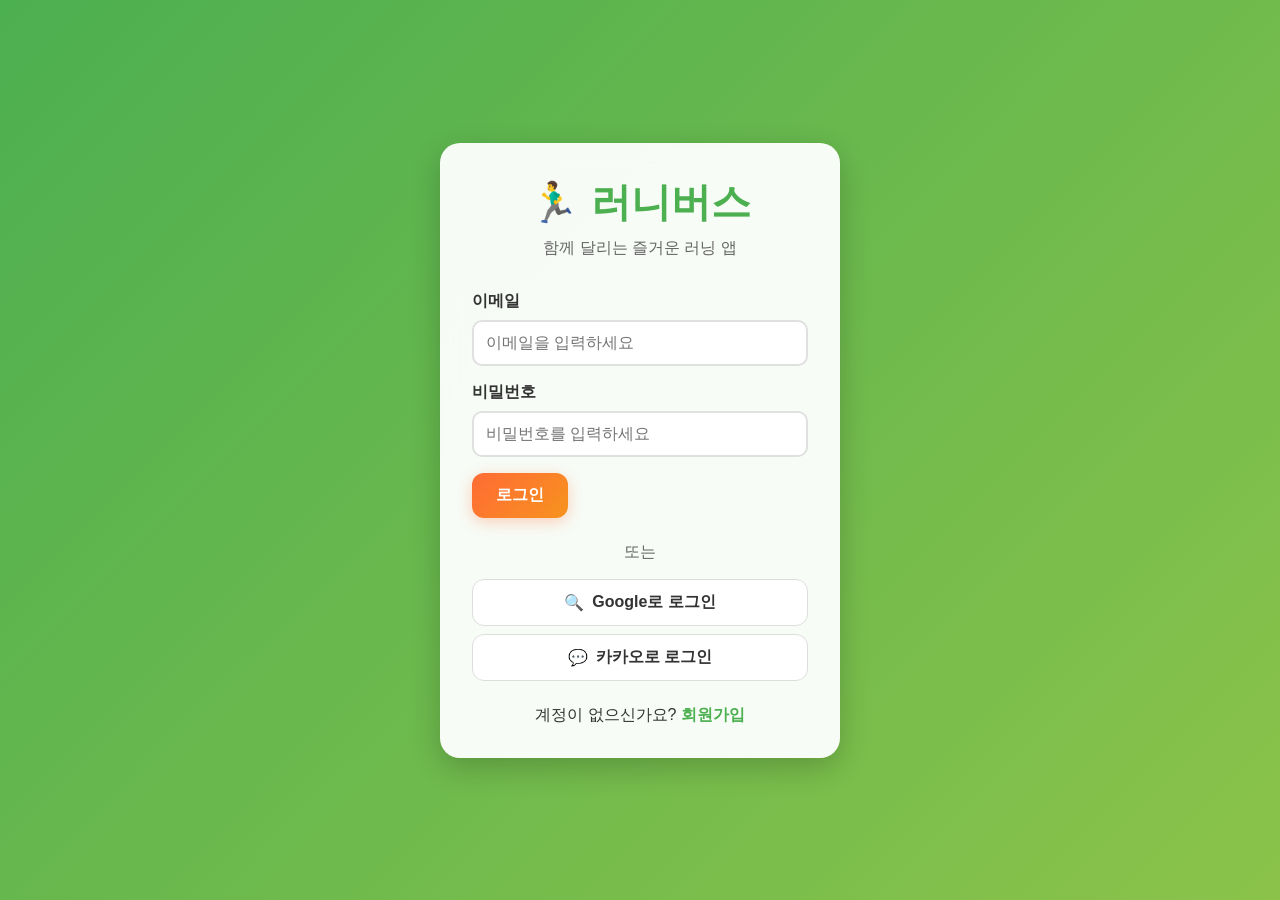
<file: index.html>
<!DOCTYPE html>
<html lang="ko">
<head>
    <meta charset="UTF-8">
    <meta name="viewport" content="width=device-width, initial-scale=1.0">
    <title>러니버스 - 로그인</title>
    <link rel="stylesheet" href="style.css">
</head>
<body>
    <div class="login-container">
        <div class="login-box">
            <div class="logo">
                <h1>🏃‍♂️ 러니버스</h1>
                <p>함께 달리는 즐거운 러닝 앱</p>
            </div>
            
            <form class="login-form">
                <div class="input-group">
                    <label for="email">이메일</label>
                    <input type="email" id="email" placeholder="이메일을 입력하세요" required>
                </div>
                
                <div class="input-group">
                    <label for="password">비밀번호</label>
                    <input type="password" id="password" placeholder="비밀번호를 입력하세요" required>
                </div>
                
                <button type="submit" class="btn btn-primary" id="loginBtn">로그인</button>
            </form>
            
            <div class="social-login">
                <p>또는</p>
                <button class="btn btn-social" id="googleLogin">
                    <span>🔍</span> Google로 로그인
                </button>
                <button class="btn btn-social" id="kakaoLogin">
                    <span>💬</span> 카카오로 로그인
                </button>
            </div>
            
            <div class="signup-link">
                <p>계정이 없으신가요? <a href="#" id="signupLink">회원가입</a></p>
            </div>
        </div>
    </div>
    
    <script src="script.js"></script>
</body>
</html>
</file>
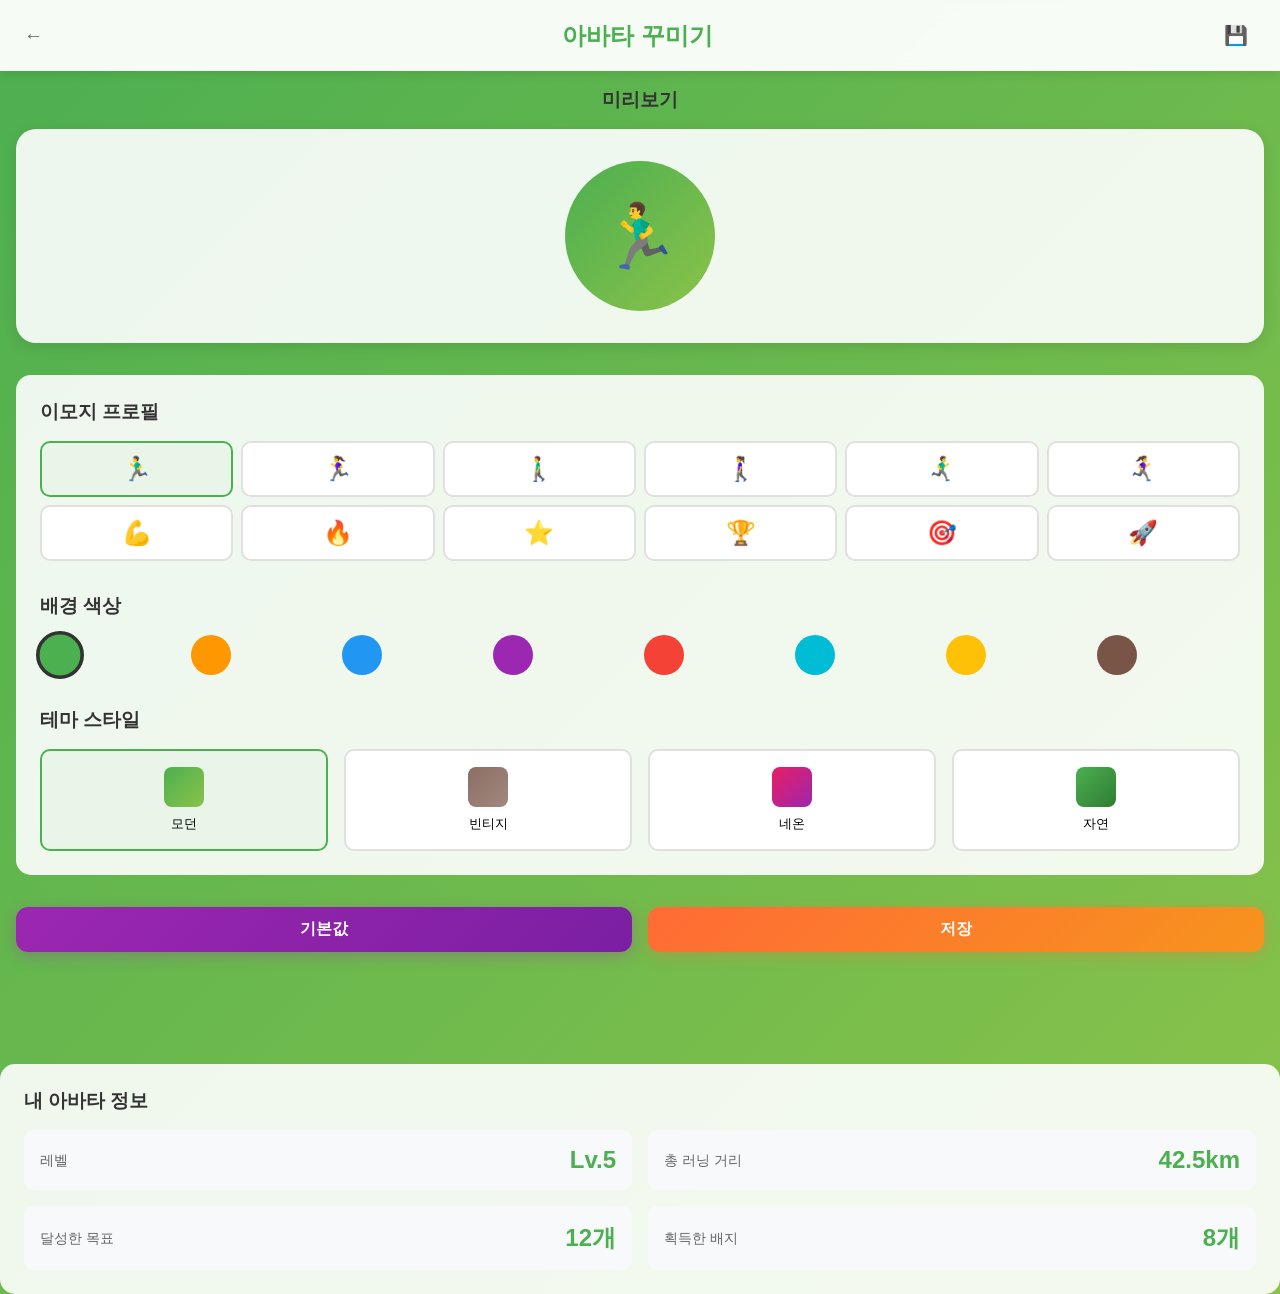
<file: avatar.html>
<!DOCTYPE html>
<html lang="ko">
<head>
    <meta charset="UTF-8">
    <meta name="viewport" content="width=device-width, initial-scale=1.0">
    <title>러니버스 - 아바타 꾸미기</title>
    <link rel="stylesheet" href="style.css">
</head>
<body>
    <div class="avatar-container">
        <header class="header">
            <button class="btn btn-icon" id="backBtn">←</button>
            <h1>아바타 꾸미기</h1>
            <button class="btn btn-icon" id="saveBtn">💾</button>
        </header>
        
        <main class="main-content">
            <div class="avatar-preview-section">
                <h3>미리보기</h3>
                <div class="avatar-preview-large" id="avatarPreview">
                    <div class="avatar-model">
                        <span class="avatar-emoji" id="previewEmoji">🏃‍♂️</span>
                        <div class="avatar-background" id="previewBackground"></div>
                    </div>
                </div>
            </div>
            
            <div class="customization-options">
                <div class="option-section">
                    <h3>이모지 프로필</h3>
                    <div class="emoji-grid">
                        <button class="emoji-option active" data-emoji="🏃‍♂️">🏃‍♂️</button>
                        <button class="emoji-option" data-emoji="🏃‍♀️">🏃‍♀️</button>
                        <button class="emoji-option" data-emoji="🚶‍♂️">🚶‍♂️</button>
                        <button class="emoji-option" data-emoji="🚶‍♀️">🚶‍♀️</button>
                        <button class="emoji-option" data-emoji="🏃‍♂️‍➡️">🏃‍♂️‍➡️</button>
                        <button class="emoji-option" data-emoji="🏃‍♀️‍➡️">🏃‍♀️‍➡️</button>
                        <button class="emoji-option" data-emoji="💪">💪</button>
                        <button class="emoji-option" data-emoji="🔥">🔥</button>
                        <button class="emoji-option" data-emoji="⭐">⭐</button>
                        <button class="emoji-option" data-emoji="🏆">🏆</button>
                        <button class="emoji-option" data-emoji="🎯">🎯</button>
                        <button class="emoji-option" data-emoji="🚀">🚀</button>
                    </div>
                </div>
                
                <div class="option-section">
                    <h3>배경 색상</h3>
                    <div class="color-grid">
                        <button class="color-option active" data-color="#4CAF50" style="background-color: #4CAF50;"></button>
                        <button class="color-option" data-color="#FF9800" style="background-color: #FF9800;"></button>
                        <button class="color-option" data-color="#2196F3" style="background-color: #2196F3;"></button>
                        <button class="color-option" data-color="#9C27B0" style="background-color: #9C27B0;"></button>
                        <button class="color-option" data-color="#F44336" style="background-color: #F44336;"></button>
                        <button class="color-option" data-color="#00BCD4" style="background-color: #00BCD4;"></button>
                        <button class="color-option" data-color="#FFC107" style="background-color: #FFC107;"></button>
                        <button class="color-option" data-color="#795548" style="background-color: #795548;"></button>
                    </div>
                </div>
                
                <div class="option-section">
                    <h3>테마 스타일</h3>
                    <div class="theme-options">
                        <button class="theme-option active" data-theme="modern">
                            <div class="theme-preview modern-theme"></div>
                            <span>모던</span>
                        </button>
                        <button class="theme-option" data-theme="vintage">
                            <div class="theme-preview vintage-theme"></div>
                            <span>빈티지</span>
                        </button>
                        <button class="theme-option" data-theme="neon">
                            <div class="theme-preview neon-theme"></div>
                            <span>네온</span>
                        </button>
                        <button class="theme-option" data-theme="nature">
                            <div class="theme-preview nature-theme"></div>
                            <span>자연</span>
                        </button>
                    </div>
                </div>
            </div>
            
            <div class="action-buttons">
                <button class="btn btn-secondary" id="resetBtn">기본값</button>
                <button class="btn btn-primary" id="saveAvatarBtn">저장</button>
            </div>
        </main>
        
        <div class="avatar-stats">
            <h3>내 아바타 정보</h3>
            <div class="stats-grid">
                <div class="stat-item">
                    <span class="stat-label">레벨</span>
                    <span class="stat-value">Lv.5</span>
                </div>
                <div class="stat-item">
                    <span class="stat-label">총 러닝 거리</span>
                    <span class="stat-value">42.5km</span>
                </div>
                <div class="stat-item">
                    <span class="stat-label">달성한 목표</span>
                    <span class="stat-value">12개</span>
                </div>
                <div class="stat-item">
                    <span class="stat-label">획득한 배지</span>
                    <span class="stat-value">8개</span>
                </div>
            </div>
        </div>
    </div>
    
    <script src="script.js"></script>
</body>
</html>
</file>
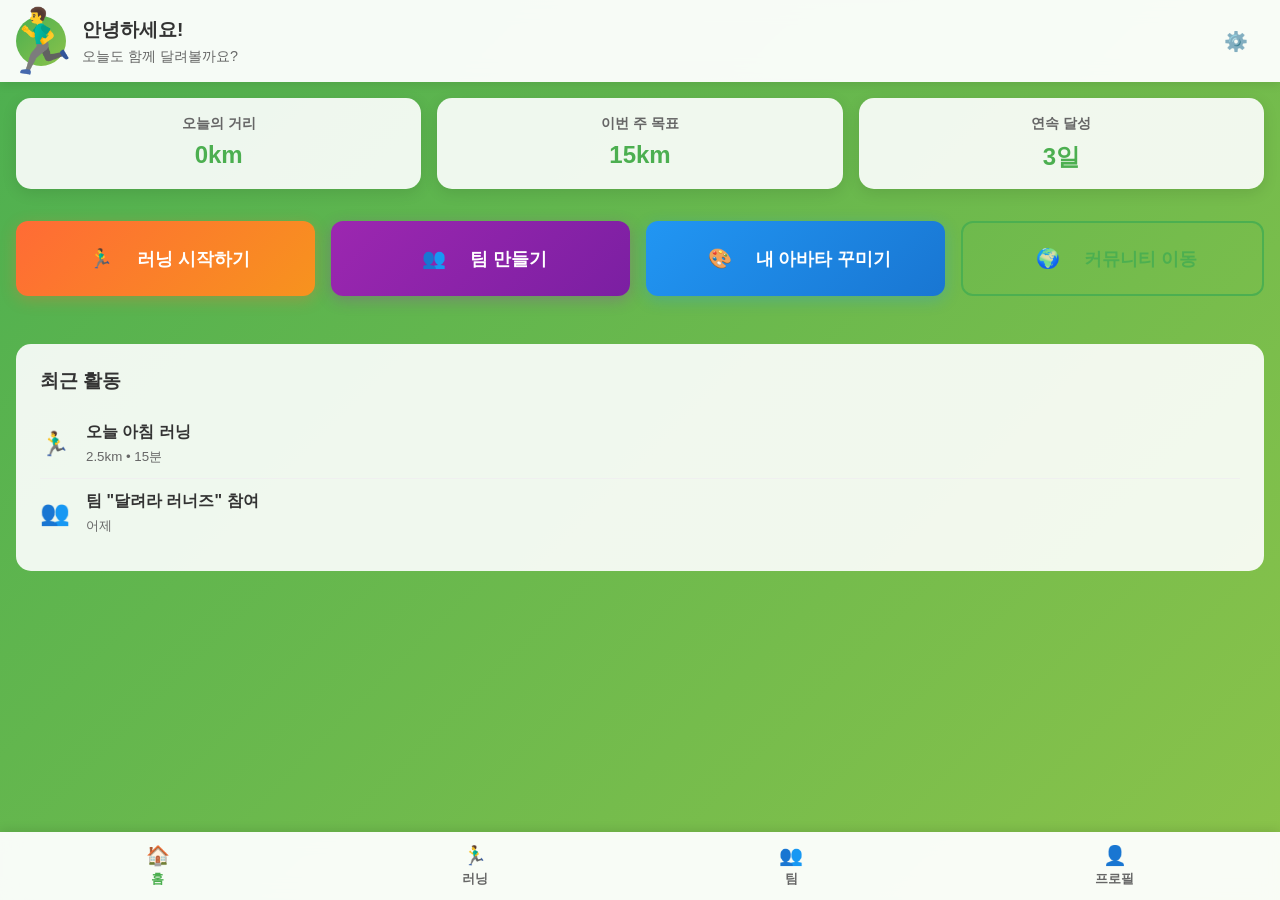
<file: home.html>
<!DOCTYPE html>
<html lang="ko">
<head>
    <meta charset="UTF-8">
    <meta name="viewport" content="width=device-width, initial-scale=1.0">
    <title>러니버스 - 홈</title>
    <link rel="stylesheet" href="style.css">
</head>
<body>
    <div class="home-container">
        <header class="header">
            <div class="user-info">
                <div class="avatar-preview">
                    <span class="avatar-emoji">🏃‍♂️</span>
                </div>
                <div class="user-details">
                    <h2>안녕하세요!</h2>
                    <p>오늘도 함께 달려볼까요?</p>
                </div>
            </div>
            <button class="btn btn-icon" id="profileBtn">⚙️</button>
        </header>
        
        <main class="main-content">
            <div class="quick-stats">
                <div class="stat-card">
                    <h3>오늘의 거리</h3>
                    <p class="stat-number">0km</p>
                </div>
                <div class="stat-card">
                    <h3>이번 주 목표</h3>
                    <p class="stat-number">15km</p>
                </div>
                <div class="stat-card">
                    <h3>연속 달성</h3>
                    <p class="stat-number">3일</p>
                </div>
            </div>
            
            <div class="action-buttons">
                <button class="btn btn-large btn-primary" id="startRunningBtn">
                    <span class="btn-icon">🏃‍♂️</span>
                    러닝 시작하기
                </button>
                
                <button class="btn btn-large btn-secondary" id="createTeamBtn">
                    <span class="btn-icon">👥</span>
                    팀 만들기
                </button>
                
                <button class="btn btn-large btn-accent" id="customizeAvatarBtn">
                    <span class="btn-icon">🎨</span>
                    내 아바타 꾸미기
                </button>
                
                <button class="btn btn-large btn-outline" id="communityBtn">
                    <span class="btn-icon">🌍</span>
                    커뮤니티 이동
                </button>
            </div>
            
            <div class="recent-activity">
                <h3>최근 활동</h3>
                <div class="activity-list">
                    <div class="activity-item">
                        <span class="activity-icon">🏃‍♂️</span>
                        <div class="activity-info">
                            <p>오늘 아침 러닝</p>
                            <small>2.5km • 15분</small>
                        </div>
                    </div>
                    <div class="activity-item">
                        <span class="activity-icon">👥</span>
                        <div class="activity-info">
                            <p>팀 "달려라 러너즈" 참여</p>
                            <small>어제</small>
                        </div>
                    </div>
                </div>
            </div>
        </main>
        
        <nav class="bottom-nav">
            <button class="nav-item active" id="homeNav">
                <span class="nav-icon">🏠</span>
                <span class="nav-label">홈</span>
            </button>
            <button class="nav-item" id="runNav">
                <span class="nav-icon">🏃‍♂️</span>
                <span class="nav-label">러닝</span>
            </button>
            <button class="nav-item" id="teamNav">
                <span class="nav-icon">👥</span>
                <span class="nav-label">팀</span>
            </button>
            <button class="nav-item" id="profileNav">
                <span class="nav-icon">👤</span>
                <span class="nav-label">프로필</span>
            </button>
        </nav>
    </div>
    
    <script src="script.js"></script>
</body>
</html>
</file>
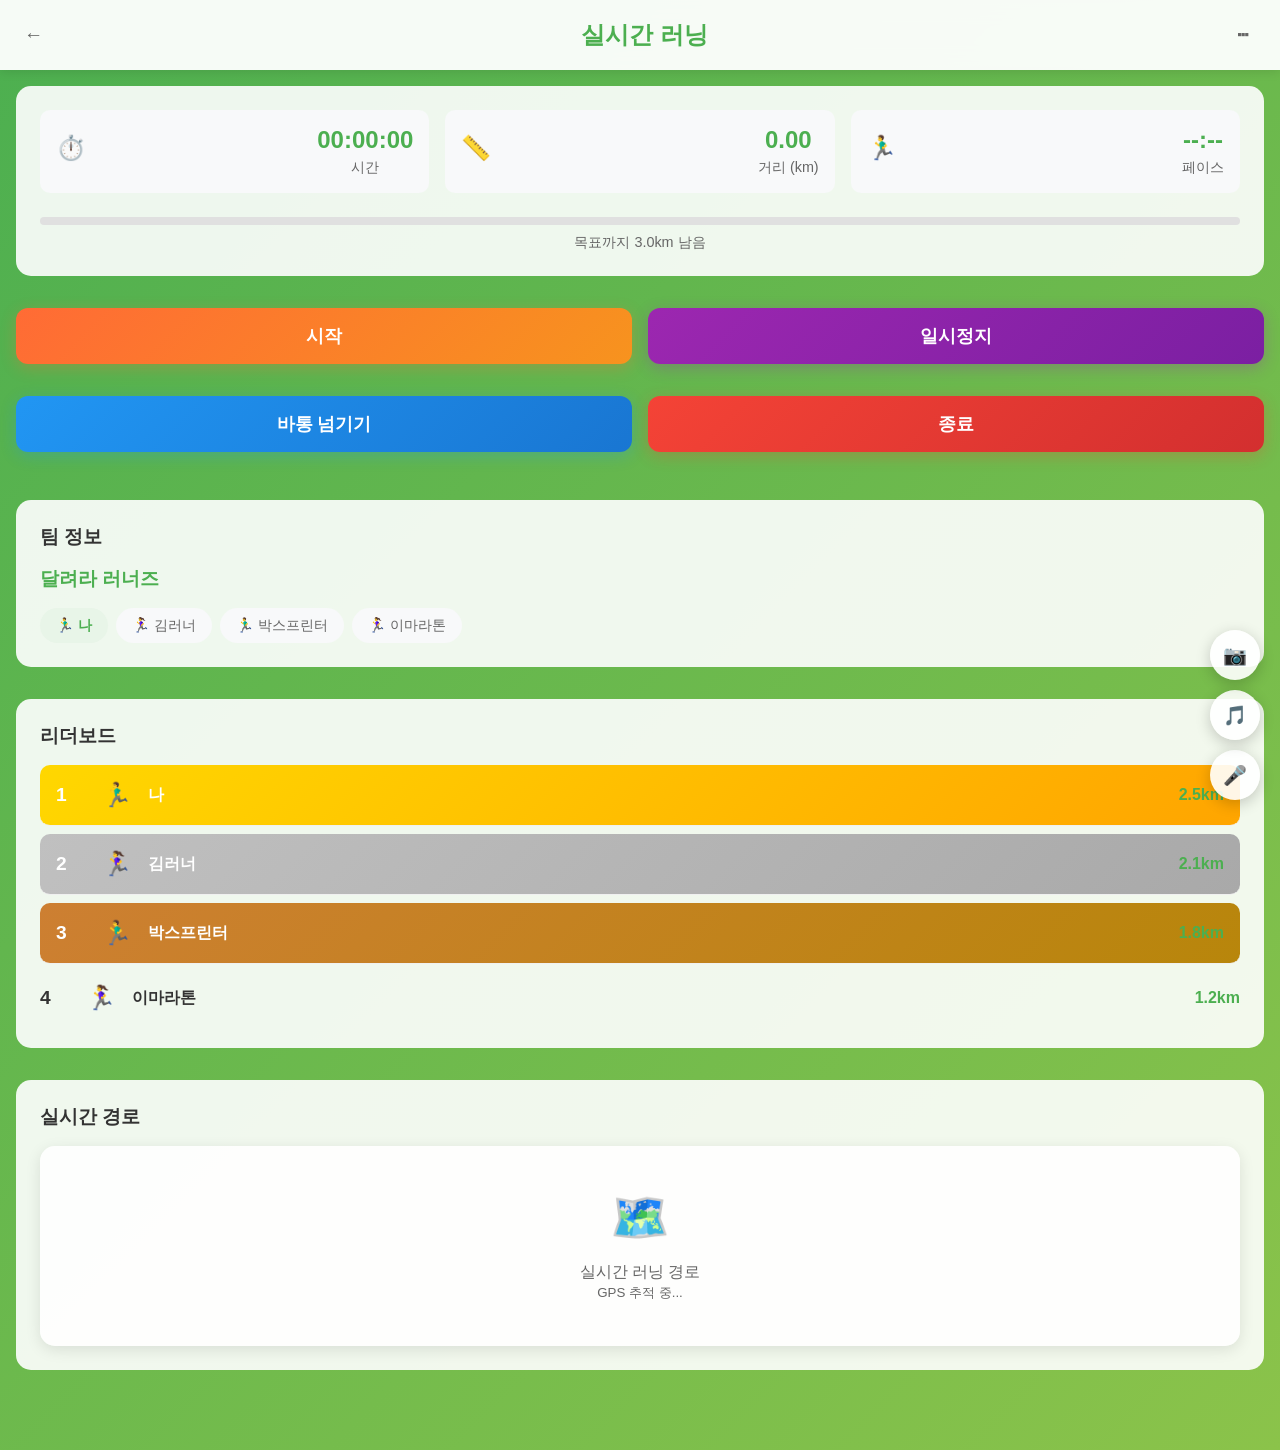
<file: room_detail.html>
<!DOCTYPE html>
<html lang="ko">
<head>
    <meta charset="UTF-8">
    <meta name="viewport" content="width=device-width, initial-scale=1.0">
    <title>러니버스 - 실시간 러닝</title>
    <link rel="stylesheet" href="style.css">
</head>
<body>
    <div class="room-detail-container">
        <header class="header">
            <button class="btn btn-icon" id="backBtn">←</button>
            <h1>실시간 러닝</h1>
            <button class="btn btn-icon" id="menuBtn">⋯</button>
        </header>
        
        <main class="main-content">
            <div class="run-info-section">
                <div class="run-stats">
                    <div class="stat-item">
                        <div class="stat-icon">⏱️</div>
                        <div class="stat-content">
                            <span class="stat-value" id="timeDisplay">00:00:00</span>
                            <span class="stat-label">시간</span>
                        </div>
                    </div>
                    
                    <div class="stat-item">
                        <div class="stat-icon">📏</div>
                        <div class="stat-content">
                            <span class="stat-value" id="distanceDisplay">0.00</span>
                            <span class="stat-label">거리 (km)</span>
                        </div>
                    </div>
                    
                    <div class="stat-item">
                        <div class="stat-icon">🏃‍♂️</div>
                        <div class="stat-content">
                            <span class="stat-value" id="paceDisplay">--:--</span>
                            <span class="stat-label">페이스</span>
                        </div>
                    </div>
                </div>
                
                <div class="run-progress">
                    <div class="progress-bar">
                        <div class="progress-fill" id="progressFill"></div>
                    </div>
                    <div class="progress-text">
                        <span id="progressText">목표까지 3.0km 남음</span>
                    </div>
                </div>
            </div>
            
            <div class="run-controls">
                <div class="control-buttons">
                    <button class="btn btn-large btn-primary" id="startBtn">시작</button>
                    <button class="btn btn-large btn-secondary" id="pauseBtn" disabled>일시정지</button>
                    <button class="btn btn-large btn-accent" id="batonBtn" disabled>바통 넘기기</button>
                    <button class="btn btn-large btn-danger" id="resetBtn" disabled>종료</button>
                </div>
            </div>
            
            <div class="team-info">
                <h3>팀 정보</h3>
                <div class="team-details">
                    <div class="team-name">달려라 러너즈</div>
                    <div class="team-members">
                        <span class="member active">🏃‍♂️ 나</span>
                        <span class="member">🏃‍♀️ 김러너</span>
                        <span class="member">🏃‍♂️ 박스프린터</span>
                        <span class="member">🏃‍♀️ 이마라톤</span>
                    </div>
                </div>
            </div>
            
            <div class="leaderboard-section">
                <h3>리더보드</h3>
                <div class="leaderboard">
                    <div class="leaderboard-item rank-1">
                        <span class="rank">1</span>
                        <span class="avatar">🏃‍♂️</span>
                        <span class="name">나</span>
                        <span class="distance">2.5km</span>
                    </div>
                    <div class="leaderboard-item rank-2">
                        <span class="rank">2</span>
                        <span class="avatar">🏃‍♀️</span>
                        <span class="name">김러너</span>
                        <span class="distance">2.1km</span>
                    </div>
                    <div class="leaderboard-item rank-3">
                        <span class="rank">3</span>
                        <span class="avatar">🏃‍♂️</span>
                        <span class="name">박스프린터</span>
                        <span class="distance">1.8km</span>
                    </div>
                    <div class="leaderboard-item">
                        <span class="rank">4</span>
                        <span class="avatar">🏃‍♀️</span>
                        <span class="name">이마라톤</span>
                        <span class="distance">1.2km</span>
                    </div>
                </div>
            </div>
            
            <div class="run-map">
                <h3>실시간 경로</h3>
                <div class="map-placeholder" id="runMap">
                    <div class="map-content">
                        <span class="map-icon">🗺️</span>
                        <p>실시간 러닝 경로</p>
                        <small>GPS 추적 중...</small>
                    </div>
                </div>
            </div>
        </main>
        
        <div class="floating-actions">
            <button class="btn btn-floating" id="voiceBtn">🎤</button>
            <button class="btn btn-floating" id="musicBtn">🎵</button>
            <button class="btn btn-floating" id="cameraBtn">📷</button>
        </div>
    </div>
    
    <script src="script.js"></script>
</body>
</html>
</file>
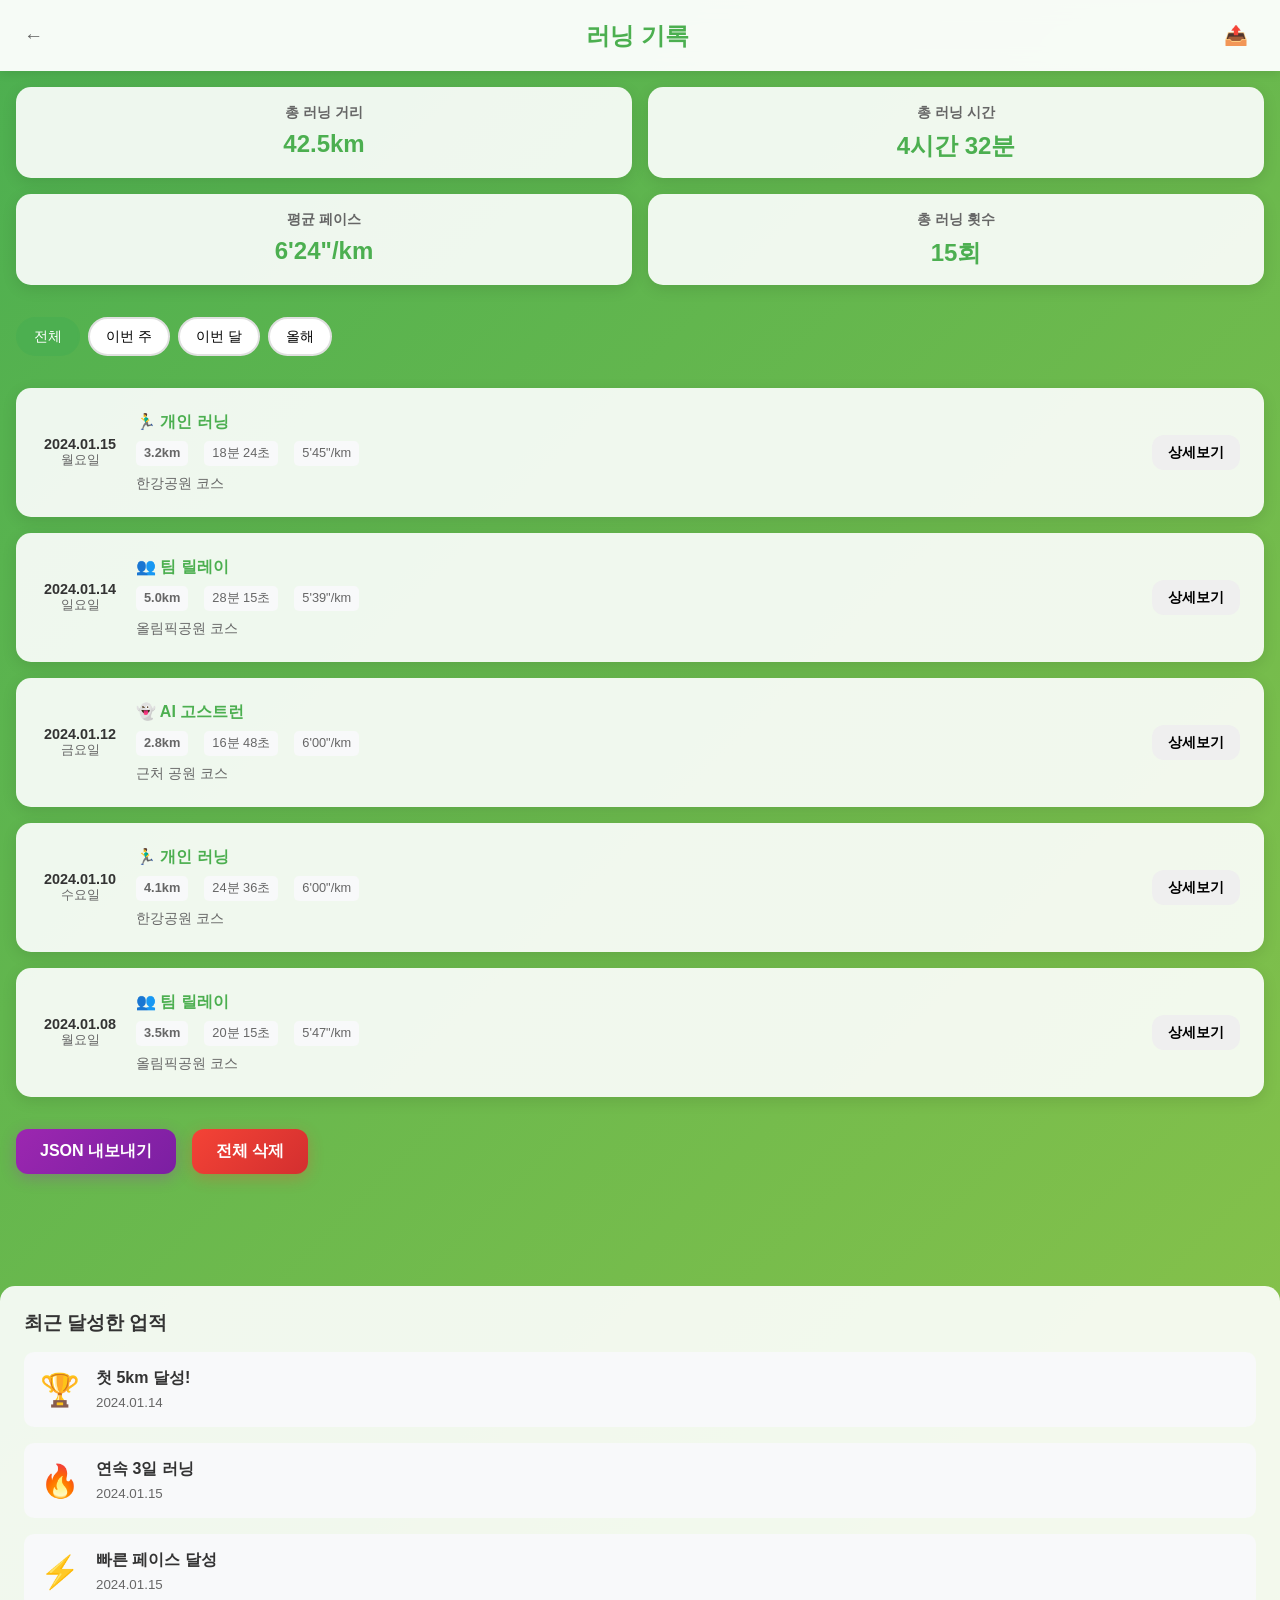
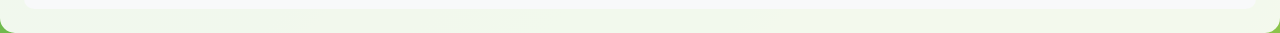
<file: run_history.html>
<!DOCTYPE html>
<html lang="ko">
<head>
    <meta charset="UTF-8">
    <meta name="viewport" content="width=device-width, initial-scale=1.0">
    <title>러니버스 - 기록</title>
    <link rel="stylesheet" href="style.css">
</head>
<body>
    <div class="run-history-container">
        <header class="header">
            <button class="btn btn-icon" id="backBtn">←</button>
            <h1>러닝 기록</h1>
            <button class="btn btn-icon" id="exportBtn">📤</button>
        </header>
        
        <main class="main-content">
            <div class="history-stats">
                <div class="stat-card">
                    <h3>총 러닝 거리</h3>
                    <p class="stat-number">42.5km</p>
                </div>
                <div class="stat-card">
                    <h3>총 러닝 시간</h3>
                    <p class="stat-number">4시간 32분</p>
                </div>
                <div class="stat-card">
                    <h3>평균 페이스</h3>
                    <p class="stat-number">6'24"/km</p>
                </div>
                <div class="stat-card">
                    <h3>총 러닝 횟수</h3>
                    <p class="stat-number">15회</p>
                </div>
            </div>
            
            <div class="history-filters">
                <button class="filter-btn active" data-filter="all">전체</button>
                <button class="filter-btn" data-filter="week">이번 주</button>
                <button class="filter-btn" data-filter="month">이번 달</button>
                <button class="filter-btn" data-filter="year">올해</button>
            </div>
            
            <div class="history-list">
                <div class="history-item">
                    <div class="history-date">
                        <span class="date">2024.01.15</span>
                        <span class="day">월요일</span>
                    </div>
                    <div class="history-info">
                        <div class="run-type">🏃‍♂️ 개인 러닝</div>
                        <div class="run-details">
                            <span class="distance">3.2km</span>
                            <span class="time">18분 24초</span>
                            <span class="pace">5'45"/km</span>
                        </div>
                        <div class="run-route">한강공원 코스</div>
                    </div>
                    <div class="history-actions">
                        <button class="btn btn-small" onclick="viewDetails(1)">상세보기</button>
                    </div>
                </div>
                
                <div class="history-item">
                    <div class="history-date">
                        <span class="date">2024.01.14</span>
                        <span class="day">일요일</span>
                    </div>
                    <div class="history-info">
                        <div class="run-type">👥 팀 릴레이</div>
                        <div class="run-details">
                            <span class="distance">5.0km</span>
                            <span class="time">28분 15초</span>
                            <span class="pace">5'39"/km</span>
                        </div>
                        <div class="run-route">올림픽공원 코스</div>
                    </div>
                    <div class="history-actions">
                        <button class="btn btn-small" onclick="viewDetails(2)">상세보기</button>
                    </div>
                </div>
                
                <div class="history-item">
                    <div class="history-date">
                        <span class="date">2024.01.12</span>
                        <span class="day">금요일</span>
                    </div>
                    <div class="history-info">
                        <div class="run-type">👻 AI 고스트런</div>
                        <div class="run-details">
                            <span class="distance">2.8km</span>
                            <span class="time">16분 48초</span>
                            <span class="pace">6'00"/km</span>
                        </div>
                        <div class="run-route">근처 공원 코스</div>
                    </div>
                    <div class="history-actions">
                        <button class="btn btn-small" onclick="viewDetails(3)">상세보기</button>
                    </div>
                </div>
                
                <div class="history-item">
                    <div class="history-date">
                        <span class="date">2024.01.10</span>
                        <span class="day">수요일</span>
                    </div>
                    <div class="history-info">
                        <div class="run-type">🏃‍♂️ 개인 러닝</div>
                        <div class="run-details">
                            <span class="distance">4.1km</span>
                            <span class="time">24분 36초</span>
                            <span class="pace">6'00"/km</span>
                        </div>
                        <div class="run-route">한강공원 코스</div>
                    </div>
                    <div class="history-actions">
                        <button class="btn btn-small" onclick="viewDetails(4)">상세보기</button>
                    </div>
                </div>
                
                <div class="history-item">
                    <div class="history-date">
                        <span class="date">2024.01.08</span>
                        <span class="day">월요일</span>
                    </div>
                    <div class="history-info">
                        <div class="run-type">👥 팀 릴레이</div>
                        <div class="run-details">
                            <span class="distance">3.5km</span>
                            <span class="time">20분 15초</span>
                            <span class="pace">5'47"/km</span>
                        </div>
                        <div class="run-route">올림픽공원 코스</div>
                    </div>
                    <div class="history-actions">
                        <button class="btn btn-small" onclick="viewDetails(5)">상세보기</button>
                    </div>
                </div>
            </div>
            
            <div class="history-actions-section">
                <button class="btn btn-secondary" id="exportJsonBtn">JSON 내보내기</button>
                <button class="btn btn-danger" id="deleteAllBtn">전체 삭제</button>
            </div>
        </main>
        
        <div class="achievement-section">
            <h3>최근 달성한 업적</h3>
            <div class="achievement-list">
                <div class="achievement-item">
                    <span class="achievement-icon">🏆</span>
                    <div class="achievement-info">
                        <p>첫 5km 달성!</p>
                        <small>2024.01.14</small>
                    </div>
                </div>
                <div class="achievement-item">
                    <span class="achievement-icon">🔥</span>
                    <div class="achievement-info">
                        <p>연속 3일 러닝</p>
                        <small>2024.01.15</small>
                    </div>
                </div>
                <div class="achievement-item">
                    <span class="achievement-icon">⚡</span>
                    <div class="achievement-info">
                        <p>빠른 페이스 달성</p>
                        <small>2024.01.15</small>
                    </div>
                </div>
            </div>
        </div>
    </div>
    
    <script src="script.js"></script>
</body>
</html>
</file>
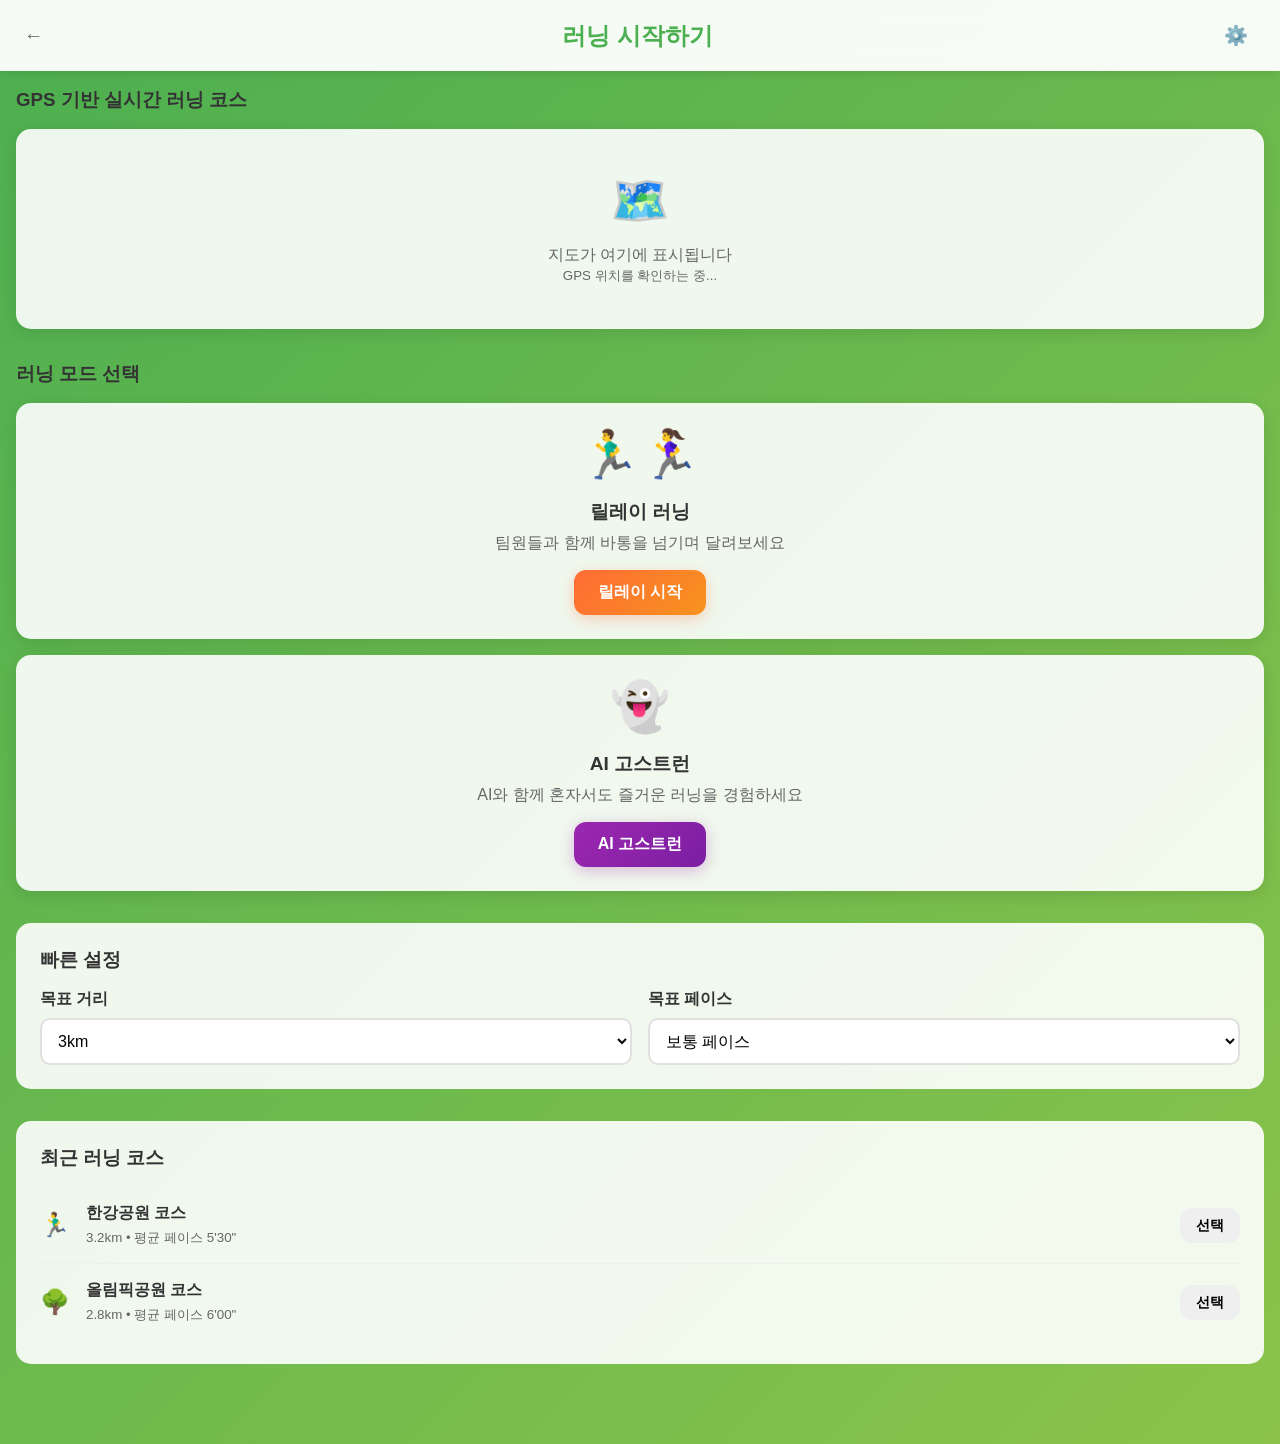
<file: run_start.html>
<!DOCTYPE html>
<html lang="ko">
<head>
    <meta charset="UTF-8">
    <meta name="viewport" content="width=device-width, initial-scale=1.0">
    <title>러니버스 - 러닝 시작하기</title>
    <link rel="stylesheet" href="style.css">
</head>
<body>
    <div class="run-start-container">
        <header class="header">
            <button class="btn btn-icon" id="backBtn">←</button>
            <h1>러닝 시작하기</h1>
            <button class="btn btn-icon" id="settingsBtn">⚙️</button>
        </header>
        
        <main class="main-content">
            <div class="map-section">
                <h3>GPS 기반 실시간 러닝 코스</h3>
                <div class="map-placeholder" id="mapArea">
                    <div class="map-content">
                        <span class="map-icon">🗺️</span>
                        <p>지도가 여기에 표시됩니다</p>
                        <small>GPS 위치를 확인하는 중...</small>
                    </div>
                </div>
            </div>
            
            <div class="run-options">
                <h3>러닝 모드 선택</h3>
                
                <div class="option-cards">
                    <div class="option-card" id="relayCard">
                        <div class="option-icon">🏃‍♂️🏃‍♀️</div>
                        <h4>릴레이 러닝</h4>
                        <p>팀원들과 함께 바통을 넘기며 달려보세요</p>
                        <button class="btn btn-primary" id="relayStartBtn">릴레이 시작</button>
                    </div>
                    
                    <div class="option-card" id="ghostCard">
                        <div class="option-icon">👻</div>
                        <h4>AI 고스트런</h4>
                        <p>AI와 함께 혼자서도 즐거운 러닝을 경험하세요</p>
                        <button class="btn btn-secondary" id="ghostStartBtn">AI 고스트런</button>
                    </div>
                </div>
            </div>
            
            <div class="quick-settings">
                <h3>빠른 설정</h3>
                <div class="settings-grid">
                    <div class="setting-item">
                        <label for="distance">목표 거리</label>
                        <select id="distance">
                            <option value="1">1km</option>
                            <option value="3" selected>3km</option>
                            <option value="5">5km</option>
                            <option value="10">10km</option>
                        </select>
                    </div>
                    
                    <div class="setting-item">
                        <label for="pace">목표 페이스</label>
                        <select id="pace">
                            <option value="slow">느린 페이스</option>
                            <option value="medium" selected>보통 페이스</option>
                            <option value="fast">빠른 페이스</option>
                        </select>
                    </div>
                </div>
            </div>
            
            <div class="recent-routes">
                <h3>최근 러닝 코스</h3>
                <div class="route-list">
                    <div class="route-item">
                        <span class="route-icon">🏃‍♂️</span>
                        <div class="route-info">
                            <p>한강공원 코스</p>
                            <small>3.2km • 평균 페이스 5'30"</small>
                        </div>
                        <button class="btn btn-small">선택</button>
                    </div>
                    <div class="route-item">
                        <span class="route-icon">🌳</span>
                        <div class="route-info">
                            <p>올림픽공원 코스</p>
                            <small>2.8km • 평균 페이스 6'00"</small>
                        </div>
                        <button class="btn btn-small">선택</button>
                    </div>
                </div>
            </div>
        </main>
    </div>
    
    <script src="script.js"></script>
</body>
</html>
</file>
<file: style.css>
/* 러니버스 공통 스타일시트 */

/* 기본 설정 */
* {
    margin: 0;
    padding: 0;
    box-sizing: border-box;
}

body {
    font-family: 'Segoe UI', Tahoma, Geneva, Verdana, sans-serif;
    background: linear-gradient(135deg, #4CAF50 0%, #8BC34A 100%);
    min-height: 100vh;
    color: #333;
}

/* 컨테이너 공통 스타일 */
.login-container,
.home-container,
.run-start-container,
.avatar-container,
.room-detail-container,
.run-history-container {
    min-height: 100vh;
    display: flex;
    flex-direction: column;
}

/* 헤더 스타일 */
.header {
    background: rgba(255, 255, 255, 0.95);
    backdrop-filter: blur(10px);
    padding: 1rem;
    display: flex;
    justify-content: space-between;
    align-items: center;
    box-shadow: 0 2px 10px rgba(0, 0, 0, 0.1);
    position: sticky;
    top: 0;
    z-index: 100;
}

.header h1 {
    font-size: 1.5rem;
    font-weight: 700;
    color: #4CAF50;
}

/* 메인 콘텐츠 */
.main-content {
    flex: 1;
    padding: 1rem;
    padding-bottom: 80px;
}

/* 버튼 스타일 */
.btn {
    border: none;
    border-radius: 12px;
    padding: 0.75rem 1.5rem;
    font-size: 1rem;
    font-weight: 600;
    cursor: pointer;
    transition: all 0.3s ease;
    display: inline-flex;
    align-items: center;
    gap: 0.5rem;
    text-decoration: none;
    justify-content: center;
}

.btn-primary {
    background: linear-gradient(135deg, #FF6B35, #F7931E);
    color: white;
    box-shadow: 0 4px 15px rgba(255, 107, 53, 0.3);
}

.btn-primary:hover {
    transform: translateY(-2px);
    box-shadow: 0 6px 20px rgba(255, 107, 53, 0.4);
}

.btn-secondary {
    background: linear-gradient(135deg, #9C27B0, #7B1FA2);
    color: white;
    box-shadow: 0 4px 15px rgba(156, 39, 176, 0.3);
}

.btn-secondary:hover {
    transform: translateY(-2px);
    box-shadow: 0 6px 20px rgba(156, 39, 176, 0.4);
}

.btn-accent {
    background: linear-gradient(135deg, #2196F3, #1976D2);
    color: white;
    box-shadow: 0 4px 15px rgba(33, 150, 243, 0.3);
}

.btn-accent:hover {
    transform: translateY(-2px);
    box-shadow: 0 6px 20px rgba(33, 150, 243, 0.4);
}

.btn-outline {
    background: transparent;
    color: #4CAF50;
    border: 2px solid #4CAF50;
}

.btn-outline:hover {
    background: #4CAF50;
    color: white;
}

.btn-danger {
    background: linear-gradient(135deg, #F44336, #D32F2F);
    color: white;
    box-shadow: 0 4px 15px rgba(244, 67, 54, 0.3);
}

.btn-danger:hover {
    transform: translateY(-2px);
    box-shadow: 0 6px 20px rgba(244, 67, 54, 0.4);
}

.btn-large {
    padding: 1rem 2rem;
    font-size: 1.1rem;
    width: 100%;
    margin-bottom: 1rem;
}

.btn-small {
    padding: 0.5rem 1rem;
    font-size: 0.9rem;
}

.btn-icon {
    padding: 0.5rem;
    background: transparent;
    color: #666;
    font-size: 1.2rem;
}

.btn-social {
    background: white;
    color: #333;
    border: 1px solid #ddd;
    width: 100%;
    margin-bottom: 0.5rem;
}

.btn-social:hover {
    background: #f5f5f5;
}

.btn-floating {
    width: 50px;
    height: 50px;
    border-radius: 50%;
    background: rgba(255, 255, 255, 0.9);
    color: #4CAF50;
    font-size: 1.2rem;
    box-shadow: 0 4px 15px rgba(0, 0, 0, 0.2);
    position: fixed;
    bottom: 100px;
    right: 20px;
    z-index: 1000;
}

.btn-floating:nth-child(2) {
    bottom: 160px;
}

.btn-floating:nth-child(3) {
    bottom: 220px;
}

/* 로그인 페이지 스타일 */
.login-container {
    justify-content: center;
    align-items: center;
    padding: 2rem;
}

.login-box {
    background: rgba(255, 255, 255, 0.95);
    backdrop-filter: blur(10px);
    border-radius: 20px;
    padding: 2rem;
    width: 100%;
    max-width: 400px;
    box-shadow: 0 10px 30px rgba(0, 0, 0, 0.2);
}

.logo {
    text-align: center;
    margin-bottom: 2rem;
}

.logo h1 {
    font-size: 2.5rem;
    color: #4CAF50;
    margin-bottom: 0.5rem;
}

.logo p {
    color: #666;
    font-size: 1rem;
}

.login-form {
    margin-bottom: 1.5rem;
}

.input-group {
    margin-bottom: 1rem;
}

.input-group label {
    display: block;
    margin-bottom: 0.5rem;
    font-weight: 600;
    color: #333;
}

.input-group input {
    width: 100%;
    padding: 0.75rem;
    border: 2px solid #e0e0e0;
    border-radius: 10px;
    font-size: 1rem;
    transition: border-color 0.3s ease;
}

.input-group input:focus {
    outline: none;
    border-color: #4CAF50;
}

.social-login {
    text-align: center;
    margin-bottom: 1rem;
}

.social-login p {
    color: #666;
    margin-bottom: 1rem;
}

.signup-link {
    text-align: center;
}

.signup-link a {
    color: #4CAF50;
    text-decoration: none;
    font-weight: 600;
}

.signup-link a:hover {
    text-decoration: underline;
}

/* 홈 페이지 스타일 */
.user-info {
    display: flex;
    align-items: center;
    gap: 1rem;
}

.avatar-preview {
    width: 50px;
    height: 50px;
    background: linear-gradient(135deg, #4CAF50, #8BC34A);
    border-radius: 50%;
    display: flex;
    align-items: center;
    justify-content: center;
    font-size: 1.5rem;
}

.user-details h2 {
    font-size: 1.2rem;
    color: #333;
    margin-bottom: 0.25rem;
}

.user-details p {
    color: #666;
    font-size: 0.9rem;
}

.quick-stats {
    display: grid;
    grid-template-columns: repeat(3, 1fr);
    gap: 1rem;
    margin-bottom: 2rem;
}

.stat-card {
    background: rgba(255, 255, 255, 0.9);
    border-radius: 15px;
    padding: 1rem;
    text-align: center;
    box-shadow: 0 4px 15px rgba(0, 0, 0, 0.1);
}

.stat-card h3 {
    font-size: 0.9rem;
    color: #666;
    margin-bottom: 0.5rem;
}

.stat-number {
    font-size: 1.5rem;
    font-weight: 700;
    color: #4CAF50;
}

.action-buttons {
    margin-bottom: 2rem;
}

.btn-icon {
    font-size: 1.2rem;
    margin-right: 0.5rem;
}

.recent-activity {
    background: rgba(255, 255, 255, 0.9);
    border-radius: 15px;
    padding: 1.5rem;
    margin-bottom: 2rem;
}

.recent-activity h3 {
    margin-bottom: 1rem;
    color: #333;
}

.activity-item {
    display: flex;
    align-items: center;
    gap: 1rem;
    padding: 0.75rem 0;
    border-bottom: 1px solid #f0f0f0;
}

.activity-item:last-child {
    border-bottom: none;
}

.activity-icon {
    font-size: 1.5rem;
}

.activity-info p {
    font-weight: 600;
    color: #333;
    margin-bottom: 0.25rem;
}

.activity-info small {
    color: #666;
}

/* 하단 네비게이션 */
.bottom-nav {
    position: fixed;
    bottom: 0;
    left: 0;
    right: 0;
    background: rgba(255, 255, 255, 0.95);
    backdrop-filter: blur(10px);
    display: flex;
    justify-content: space-around;
    padding: 0.75rem 0;
    box-shadow: 0 -2px 10px rgba(0, 0, 0, 0.1);
    z-index: 100;
}

.nav-item {
    display: flex;
    flex-direction: column;
    align-items: center;
    gap: 0.25rem;
    background: none;
    border: none;
    color: #666;
    cursor: pointer;
    transition: color 0.3s ease;
}

.nav-item.active {
    color: #4CAF50;
}

.nav-icon {
    font-size: 1.2rem;
}

.nav-label {
    font-size: 0.8rem;
    font-weight: 600;
}

/* 러닝 시작 페이지 스타일 */
.map-section {
    margin-bottom: 2rem;
}

.map-section h3 {
    margin-bottom: 1rem;
    color: #333;
}

.map-placeholder {
    background: rgba(255, 255, 255, 0.9);
    border-radius: 15px;
    height: 200px;
    display: flex;
    align-items: center;
    justify-content: center;
    box-shadow: 0 4px 15px rgba(0, 0, 0, 0.1);
}

.map-content {
    text-align: center;
    color: #666;
}

.map-icon {
    font-size: 3rem;
    margin-bottom: 1rem;
    display: block;
}

.run-options {
    margin-bottom: 2rem;
}

.run-options h3 {
    margin-bottom: 1rem;
    color: #333;
}

.option-cards {
    display: grid;
    grid-template-columns: 1fr;
    gap: 1rem;
}

.option-card {
    background: rgba(255, 255, 255, 0.9);
    border-radius: 15px;
    padding: 1.5rem;
    text-align: center;
    box-shadow: 0 4px 15px rgba(0, 0, 0, 0.1);
    transition: transform 0.3s ease;
}

.option-card:hover {
    transform: translateY(-5px);
}

.option-icon {
    font-size: 3rem;
    margin-bottom: 1rem;
}

.option-card h4 {
    font-size: 1.2rem;
    color: #333;
    margin-bottom: 0.5rem;
}

.option-card p {
    color: #666;
    margin-bottom: 1rem;
}

.quick-settings {
    background: rgba(255, 255, 255, 0.9);
    border-radius: 15px;
    padding: 1.5rem;
    margin-bottom: 2rem;
}

.quick-settings h3 {
    margin-bottom: 1rem;
    color: #333;
}

.settings-grid {
    display: grid;
    grid-template-columns: 1fr 1fr;
    gap: 1rem;
}

.setting-item label {
    display: block;
    margin-bottom: 0.5rem;
    font-weight: 600;
    color: #333;
}

.setting-item select {
    width: 100%;
    padding: 0.75rem;
    border: 2px solid #e0e0e0;
    border-radius: 10px;
    font-size: 1rem;
    background: white;
}

.recent-routes {
    background: rgba(255, 255, 255, 0.9);
    border-radius: 15px;
    padding: 1.5rem;
}

.recent-routes h3 {
    margin-bottom: 1rem;
    color: #333;
}

.route-item {
    display: flex;
    align-items: center;
    gap: 1rem;
    padding: 1rem 0;
    border-bottom: 1px solid #f0f0f0;
}

.route-item:last-child {
    border-bottom: none;
}

.route-icon {
    font-size: 1.5rem;
}

.route-info {
    flex: 1;
}

.route-info p {
    font-weight: 600;
    color: #333;
    margin-bottom: 0.25rem;
}

.route-info small {
    color: #666;
}

/* 아바타 페이지 스타일 */
.avatar-preview-section {
    text-align: center;
    margin-bottom: 2rem;
}

.avatar-preview-section h3 {
    margin-bottom: 1rem;
    color: #333;
}

.avatar-preview-large {
    background: rgba(255, 255, 255, 0.9);
    border-radius: 20px;
    padding: 2rem;
    box-shadow: 0 4px 15px rgba(0, 0, 0, 0.1);
}

.avatar-model {
    position: relative;
    width: 150px;
    height: 150px;
    margin: 0 auto;
    border-radius: 50%;
    display: flex;
    align-items: center;
    justify-content: center;
    overflow: hidden;
}

.avatar-emoji {
    font-size: 4rem;
    z-index: 2;
    position: relative;
}

.avatar-background {
    position: absolute;
    top: 0;
    left: 0;
    right: 0;
    bottom: 0;
    background: linear-gradient(135deg, #4CAF50, #8BC34A);
    z-index: 1;
}

.customization-options {
    background: rgba(255, 255, 255, 0.9);
    border-radius: 15px;
    padding: 1.5rem;
    margin-bottom: 2rem;
}

.option-section {
    margin-bottom: 2rem;
}

.option-section:last-child {
    margin-bottom: 0;
}

.option-section h3 {
    margin-bottom: 1rem;
    color: #333;
}

.emoji-grid {
    display: grid;
    grid-template-columns: repeat(6, 1fr);
    gap: 0.5rem;
}

.emoji-option {
    background: white;
    border: 2px solid #e0e0e0;
    border-radius: 10px;
    padding: 0.75rem;
    font-size: 1.5rem;
    cursor: pointer;
    transition: all 0.3s ease;
}

.emoji-option:hover {
    border-color: #4CAF50;
    transform: scale(1.1);
}

.emoji-option.active {
    border-color: #4CAF50;
    background: #E8F5E8;
}

.color-grid {
    display: grid;
    grid-template-columns: repeat(8, 1fr);
    gap: 0.5rem;
}

.color-option {
    width: 40px;
    height: 40px;
    border-radius: 50%;
    border: 3px solid transparent;
    cursor: pointer;
    transition: all 0.3s ease;
}

.color-option:hover {
    transform: scale(1.1);
}

.color-option.active {
    border-color: #333;
    transform: scale(1.2);
}

.theme-options {
    display: grid;
    grid-template-columns: repeat(4, 1fr);
    gap: 1rem;
}

.theme-option {
    background: white;
    border: 2px solid #e0e0e0;
    border-radius: 10px;
    padding: 1rem;
    text-align: center;
    cursor: pointer;
    transition: all 0.3s ease;
}

.theme-option:hover {
    border-color: #4CAF50;
}

.theme-option.active {
    border-color: #4CAF50;
    background: #E8F5E8;
}

.theme-preview {
    width: 40px;
    height: 40px;
    border-radius: 8px;
    margin: 0 auto 0.5rem;
}

.modern-theme {
    background: linear-gradient(135deg, #4CAF50, #8BC34A);
}

.vintage-theme {
    background: linear-gradient(135deg, #8D6E63, #A1887F);
}

.neon-theme {
    background: linear-gradient(135deg, #E91E63, #9C27B0);
}

.nature-theme {
    background: linear-gradient(135deg, #4CAF50, #2E7D32);
}

.action-buttons {
    display: flex;
    gap: 1rem;
    margin-bottom: 2rem;
}

.action-buttons .btn {
    flex: 1;
}

.avatar-stats {
    background: rgba(255, 255, 255, 0.9);
    border-radius: 15px;
    padding: 1.5rem;
}

.avatar-stats h3 {
    margin-bottom: 1rem;
    color: #333;
}

.stats-grid {
    display: grid;
    grid-template-columns: repeat(2, 1fr);
    gap: 1rem;
}

.stat-item {
    display: flex;
    justify-content: space-between;
    align-items: center;
    padding: 0.75rem;
    background: #f8f9fa;
    border-radius: 10px;
}

.stat-label {
    color: #666;
    font-size: 0.9rem;
}

.stat-value {
    font-weight: 700;
    color: #4CAF50;
}

/* 실시간 러닝 페이지 스타일 */
.run-info-section {
    background: rgba(255, 255, 255, 0.9);
    border-radius: 15px;
    padding: 1.5rem;
    margin-bottom: 2rem;
}

.run-stats {
    display: grid;
    grid-template-columns: repeat(3, 1fr);
    gap: 1rem;
    margin-bottom: 1.5rem;
}

.stat-item {
    text-align: center;
    padding: 1rem;
    background: #f8f9fa;
    border-radius: 10px;
}

.stat-icon {
    font-size: 1.5rem;
    margin-bottom: 0.5rem;
}

.stat-content {
    display: flex;
    flex-direction: column;
    gap: 0.25rem;
}

.stat-value {
    font-size: 1.5rem;
    font-weight: 700;
    color: #4CAF50;
}

.stat-label {
    font-size: 0.9rem;
    color: #666;
}

.run-progress {
    margin-top: 1rem;
}

.progress-bar {
    width: 100%;
    height: 8px;
    background: #e0e0e0;
    border-radius: 4px;
    overflow: hidden;
    margin-bottom: 0.5rem;
}

.progress-fill {
    height: 100%;
    background: linear-gradient(90deg, #4CAF50, #8BC34A);
    width: 0%;
    transition: width 0.3s ease;
}

.progress-text {
    text-align: center;
    color: #666;
    font-size: 0.9rem;
}

.run-controls {
    margin-bottom: 2rem;
}

.control-buttons {
    display: grid;
    grid-template-columns: repeat(2, 1fr);
    gap: 1rem;
}

.team-info {
    background: rgba(255, 255, 255, 0.9);
    border-radius: 15px;
    padding: 1.5rem;
    margin-bottom: 2rem;
}

.team-info h3 {
    margin-bottom: 1rem;
    color: #333;
}

.team-name {
    font-size: 1.2rem;
    font-weight: 700;
    color: #4CAF50;
    margin-bottom: 1rem;
}

.team-members {
    display: flex;
    flex-wrap: wrap;
    gap: 0.5rem;
}

.member {
    background: #f8f9fa;
    padding: 0.5rem 1rem;
    border-radius: 20px;
    font-size: 0.9rem;
    color: #666;
}

.member.active {
    background: #E8F5E8;
    color: #4CAF50;
    font-weight: 600;
}

.leaderboard-section {
    background: rgba(255, 255, 255, 0.9);
    border-radius: 15px;
    padding: 1.5rem;
    margin-bottom: 2rem;
}

.leaderboard-section h3 {
    margin-bottom: 1rem;
    color: #333;
}

.leaderboard-item {
    display: flex;
    align-items: center;
    gap: 1rem;
    padding: 0.75rem 0;
    border-bottom: 1px solid #f0f0f0;
}

.leaderboard-item:last-child {
    border-bottom: none;
}

.leaderboard-item.rank-1 {
    background: linear-gradient(135deg, #FFD700, #FFA500);
    color: white;
    border-radius: 10px;
    padding: 1rem;
    margin-bottom: 0.5rem;
}

.leaderboard-item.rank-2 {
    background: linear-gradient(135deg, #C0C0C0, #A9A9A9);
    color: white;
    border-radius: 10px;
    padding: 1rem;
    margin-bottom: 0.5rem;
}

.leaderboard-item.rank-3 {
    background: linear-gradient(135deg, #CD7F32, #B8860B);
    color: white;
    border-radius: 10px;
    padding: 1rem;
    margin-bottom: 0.5rem;
}

.rank {
    font-weight: 700;
    font-size: 1.2rem;
    width: 30px;
}

.avatar {
    font-size: 1.5rem;
}

.name {
    flex: 1;
    font-weight: 600;
}

.distance {
    font-weight: 600;
    color: #4CAF50;
}

.run-map {
    background: rgba(255, 255, 255, 0.9);
    border-radius: 15px;
    padding: 1.5rem;
}

.run-map h3 {
    margin-bottom: 1rem;
    color: #333;
}

/* 기록 페이지 스타일 */
.history-stats {
    display: grid;
    grid-template-columns: repeat(2, 1fr);
    gap: 1rem;
    margin-bottom: 2rem;
}

.history-filters {
    display: flex;
    gap: 0.5rem;
    margin-bottom: 2rem;
    overflow-x: auto;
}

.filter-btn {
    background: white;
    border: 2px solid #e0e0e0;
    border-radius: 20px;
    padding: 0.5rem 1rem;
    font-size: 0.9rem;
    cursor: pointer;
    transition: all 0.3s ease;
    white-space: nowrap;
}

.filter-btn:hover {
    border-color: #4CAF50;
}

.filter-btn.active {
    background: #4CAF50;
    color: white;
    border-color: #4CAF50;
}

.history-list {
    margin-bottom: 2rem;
}

.history-item {
    background: rgba(255, 255, 255, 0.9);
    border-radius: 15px;
    padding: 1.5rem;
    margin-bottom: 1rem;
    display: flex;
    align-items: center;
    gap: 1rem;
    box-shadow: 0 4px 15px rgba(0, 0, 0, 0.1);
}

.history-date {
    text-align: center;
    min-width: 80px;
}

.history-date .date {
    display: block;
    font-weight: 700;
    color: #333;
    font-size: 0.9rem;
}

.history-date .day {
    display: block;
    color: #666;
    font-size: 0.8rem;
}

.history-info {
    flex: 1;
}

.run-type {
    font-weight: 600;
    color: #4CAF50;
    margin-bottom: 0.5rem;
}

.run-details {
    display: flex;
    gap: 1rem;
    margin-bottom: 0.5rem;
}

.run-details span {
    background: #f8f9fa;
    padding: 0.25rem 0.5rem;
    border-radius: 5px;
    font-size: 0.8rem;
    color: #666;
}

.run-route {
    color: #666;
    font-size: 0.9rem;
}

.history-actions-section {
    display: flex;
    gap: 1rem;
    margin-bottom: 2rem;
}

.achievement-section {
    background: rgba(255, 255, 255, 0.9);
    border-radius: 15px;
    padding: 1.5rem;
}

.achievement-section h3 {
    margin-bottom: 1rem;
    color: #333;
}

.achievement-list {
    display: flex;
    flex-direction: column;
    gap: 1rem;
}

.achievement-item {
    display: flex;
    align-items: center;
    gap: 1rem;
    padding: 1rem;
    background: #f8f9fa;
    border-radius: 10px;
}

.achievement-icon {
    font-size: 2rem;
}

.achievement-info p {
    font-weight: 600;
    color: #333;
    margin-bottom: 0.25rem;
}

.achievement-info small {
    color: #666;
}

/* 반응형 디자인 */
@media (max-width: 768px) {
    .quick-stats {
        grid-template-columns: 1fr;
    }
    
    .history-stats {
        grid-template-columns: 1fr;
    }
    
    .settings-grid {
        grid-template-columns: 1fr;
    }
    
    .control-buttons {
        grid-template-columns: 1fr;
    }
    
    .action-buttons {
        flex-direction: column;
    }
    
    .stats-grid {
        grid-template-columns: 1fr;
    }
    
    .theme-options {
        grid-template-columns: repeat(2, 1fr);
    }
    
    .emoji-grid {
        grid-template-columns: repeat(4, 1fr);
    }
    
    .color-grid {
        grid-template-columns: repeat(6, 1fr);
    }
}

@media (max-width: 480px) {
    .main-content {
        padding: 0.75rem;
    }
    
    .login-box {
        padding: 1.5rem;
    }
    
    .header {
        padding: 0.75rem;
    }
    
    .btn-large {
        padding: 0.875rem 1.5rem;
    }
    
    .theme-options {
        grid-template-columns: 1fr;
    }
    
    .emoji-grid {
        grid-template-columns: repeat(3, 1fr);
    }
    
    .color-grid {
        grid-template-columns: repeat(4, 1fr);
    }
}
</file>
